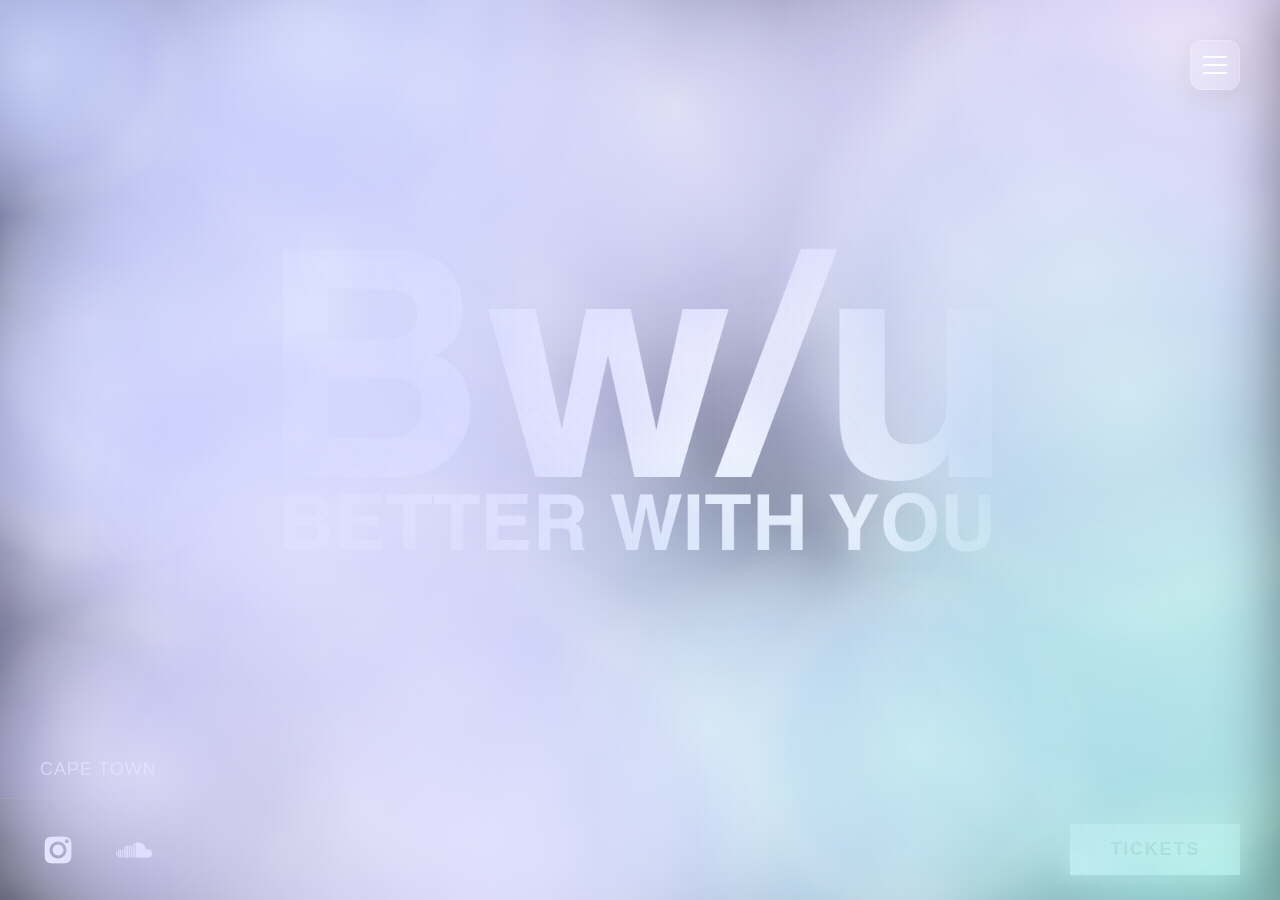
<file: index.html>
<!DOCTYPE html>
<html lang="en">
<head>
    <meta charset="UTF-8">
    <meta name="viewport" content="width=device-width, initial-scale=1.0">
    <title>Better With You - Cape Town Events</title>
    <link rel="stylesheet" href="css/base.css">
    <link rel="stylesheet" href="css/effects.css">
    <link rel="stylesheet" href="css/navigation.css">
    <link rel="stylesheet" href="css/layout.css">
</head>
<body>
    <div class="animated-background"></div>

    <div class="grain-overlay"></div>

    <!-- Nightclub corner lights -->
    <div class="corner-light corner-light-tl"></div>
    <div class="corner-light corner-light-tr"></div>
    <div class="corner-light corner-light-bl"></div>
    <div class="corner-light corner-light-br"></div>

    <!-- Hamburger Menu Icon -->
    <div class="hamburger-menu" id="hamburgerMenu">
        <span class="hamburger-line"></span>
        <span class="hamburger-line"></span>
        <span class="hamburger-line"></span>
    </div>

    <!-- Menu Overlay -->
    <div class="menu-overlay" id="menuOverlay"></div>

    <!-- Navigation Menu -->
    <nav class="nav-menu" id="navMenu">
        <div class="nav-menu-items">
            <!-- Navigation items will be generated dynamically from config.js -->
        </div>
    </nav>

    <div class="website-wrapper">
        <div class="top-section">
            <img src="Logo.png" alt="Better With You" class="logo-text logo-image">
        </div>

        <div class="location-label">CAPE TOWN</div>

        <div class="bottom-section">
            <div class="links-row">
                <div class="social-links">
                    <a href="https://www.instagram.com/betterwithyou_ct" target="_blank" class="link social-logo-link">
                        <img src="instagram_logo.png" alt="Instagram" class="social-logo">
                    </a>
                    <a href="https://on.soundcloud.com/Uy7FVXLhojwaH1m7o8" target="_blank" class="link social-logo-link">
                        <img src="soundcloud_logo.png" alt="SoundCloud" class="social-logo">
                    </a>
                </div>
                <a href="https://www.quicket.co.za/events/326910-better-with-you-2-august" target="_blank" class="tickets-button">Tickets</a>
            </div>
        </div>
    </div>

    <!-- Fog overlay on top of everything -->
    <div class="fog-container">
        <canvas id="fogCanvas"></canvas>
    </div>

    <script src="js/config.js"></script>
    <script src="js/navigation.js"></script>
    <script src="js/effects.js"></script>
</body>
</html>
</file>
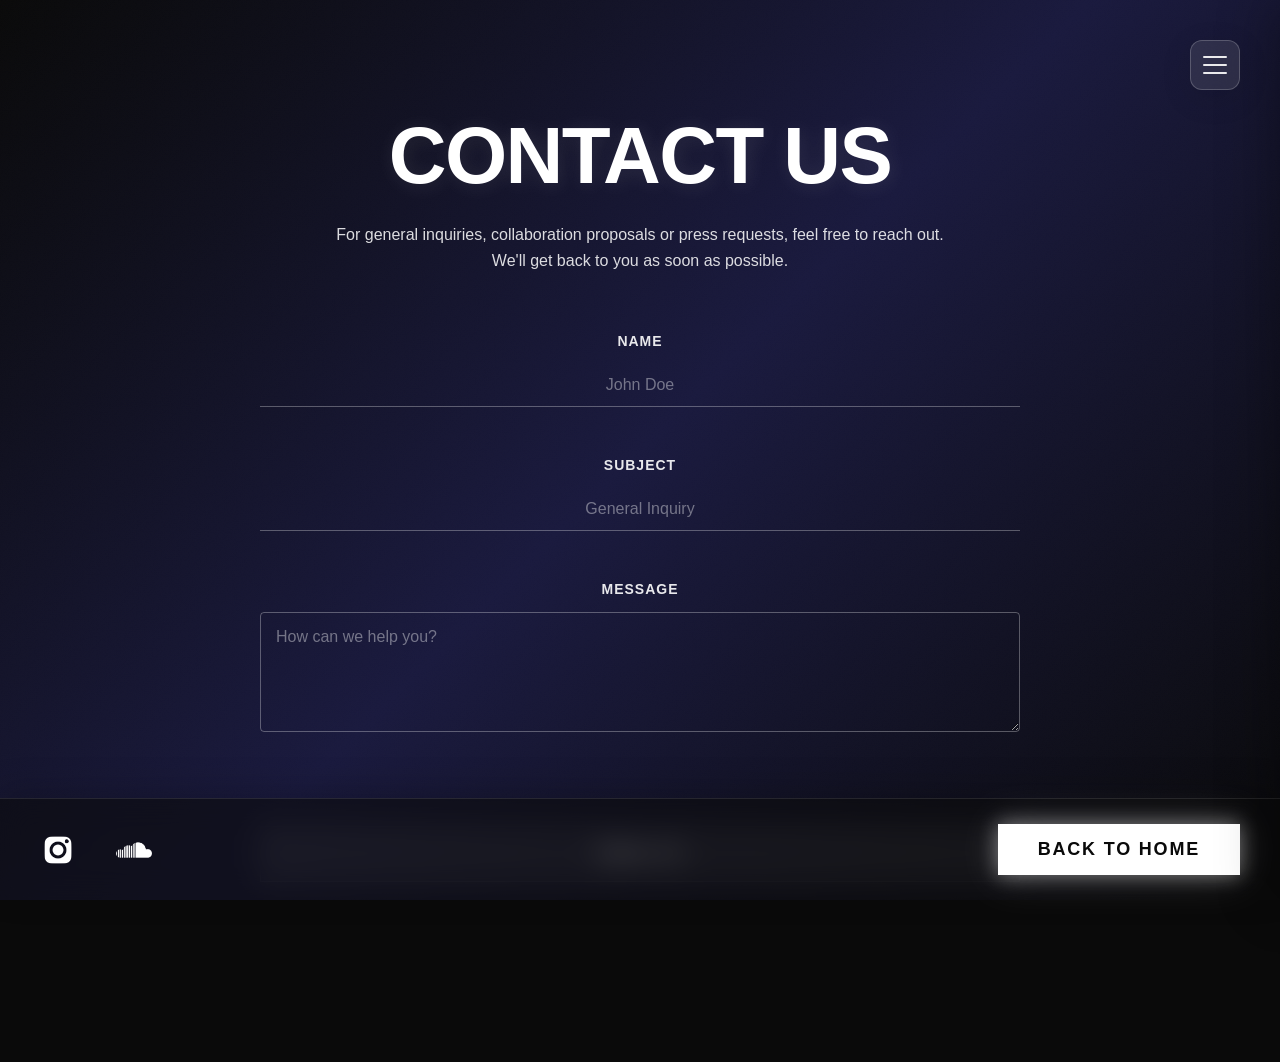
<file: contact.html>
<!DOCTYPE html>
<html lang="en">
<head>
    <meta charset="UTF-8">
    <meta name="viewport" content="width=device-width, initial-scale=1.0">
    <title>Contact - Better With You</title>
    <link rel="stylesheet" href="../css/base.css">
    <link rel="stylesheet" href="../css/effects.css">
    <link rel="stylesheet" href="../css/navigation.css">
    <link rel="stylesheet" href="../css/layout.css">
    <style>
        .top-section {
            flex: none;
            padding-top: 80px;
            padding-bottom: 40px;
        }

        .contact-form-container {
            max-width: 800px;
            width: 100%;
            padding: 0 20px;
        }

        .contact-form-subtitle {
            text-align: center;
            font-size: 16px;
            line-height: 1.6;
            opacity: 0.85;
            margin-bottom: 60px;
            max-width: 700px;
            margin-left: auto;
            margin-right: auto;
        }

        .form-group {
            margin-bottom: 50px;
        }

        .form-label {
            display: block;
            text-align: center;
            font-size: 14px;
            font-weight: 600;
            letter-spacing: 1px;
            margin-bottom: 15px;
            opacity: 0.9;
        }

        .form-input,
        .form-textarea {
            width: 100%;
            background: transparent;
            border: none;
            border-bottom: 1px solid rgba(255, 255, 255, 0.3);
            color: #ffffff;
            font-size: 16px;
            padding: 12px 0;
            font-family: 'Montserrat', sans-serif;
            transition: border-color 0.3s ease;
            text-align: center;
            box-sizing: border-box;
        }

        .form-input::placeholder,
        .form-textarea::placeholder {
            color: rgba(255, 255, 255, 0.4);
        }

        .form-input:focus,
        .form-textarea:focus {
            outline: none;
            border-bottom-color: rgba(255, 255, 255, 0.7);
        }

        .form-textarea {
            resize: vertical;
            min-height: 120px;
            text-align: left;
            padding: 15px;
            border: 1px solid rgba(255, 255, 255, 0.3);
            border-radius: 4px;
        }

        .form-textarea:focus {
            border-color: rgba(255, 255, 255, 0.7);
        }

        .form-submit {
            width: 100%;
            background: rgba(255, 255, 255, 0.1);
            border: 1px solid rgba(255, 255, 255, 0.3);
            color: #ffffff;
            font-size: 16px;
            font-weight: 600;
            letter-spacing: 1px;
            padding: 18px 40px;
            cursor: pointer;
            transition: all 0.3s ease;
            font-family: 'Montserrat', sans-serif;
            margin-top: 40px;
        }

        .form-submit:hover {
            background: rgba(255, 255, 255, 0.2);
            border-color: rgba(255, 255, 255, 0.5);
            transform: translateY(-2px);
        }

        .form-submit:active {
            transform: translateY(0);
        }
    </style>
</head>
<body>
    <div class="animated-background"></div>

    <div class="grain-overlay"></div>

    <!-- Nightclub corner lights -->
    <div class="corner-light corner-light-tl"></div>
    <div class="corner-light corner-light-tr"></div>
    <div class="corner-light corner-light-bl"></div>
    <div class="corner-light corner-light-br"></div>

    <!-- Hamburger Menu Icon -->
    <div class="hamburger-menu" id="hamburgerMenu">
        <span class="hamburger-line"></span>
        <span class="hamburger-line"></span>
        <span class="hamburger-line"></span>
    </div>

    <!-- Menu Overlay -->
    <div class="menu-overlay" id="menuOverlay"></div>

    <!-- Navigation Menu -->
    <nav class="nav-menu" id="navMenu">
        <div class="nav-menu-items">
            <!-- Navigation items will be generated dynamically from config.js -->
        </div>
    </nav>

    <div class="website-wrapper">
        <div class="top-section">
            <div class="contact-form-container">
                <h1 class="logo-text" style="font-size: clamp(40px, 10vw, 80px); margin-bottom: 30px; text-align: center;">CONTACT US</h1>
                
                <p class="contact-form-subtitle">
                    For general inquiries, collaboration proposals or press requests, feel free to reach out.<br>
                    We'll get back to you as soon as possible.
                </p>

                <form id="contactForm">
                    <div class="form-group">
                        <label class="form-label" for="name">NAME</label>
                        <input 
                            type="text" 
                            id="name" 
                            name="name" 
                            class="form-input" 
                            placeholder="John Doe"
                            required
                        >
                    </div>

                    <div class="form-group">
                        <label class="form-label" for="subject">SUBJECT</label>
                        <input 
                            type="text" 
                            id="subject" 
                            name="subject" 
                            class="form-input" 
                            placeholder="General Inquiry"
                            required
                        >
                    </div>

                    <div class="form-group">
                        <label class="form-label" for="message">MESSAGE</label>
                        <textarea 
                            id="message" 
                            name="message" 
                            class="form-textarea" 
                            placeholder="How can we help you?"
                            required
                        ></textarea>
                    </div>

                    <button type="submit" class="form-submit">EMAIL US</button>
                </form>
            </div>
        </div>

        <div class="bottom-section">
            <div class="links-row">
                <div class="social-links">
                    <a href="https://www.instagram.com/betterwithyou_ct" target="_blank" class="link social-logo-link">
                        <img src="../instagram_logo.png" alt="Instagram" class="social-logo">
                    </a>
                    <a href="https://on.soundcloud.com/Uy7FVXLhojwaH1m7o8" target="_blank" class="link social-logo-link">
                        <img src="../soundcloud_logo.png" alt="SoundCloud" class="social-logo">
                    </a>
                </div>
                <a href="../index.html" class="tickets-button">Back to Home</a>
            </div>
        </div>
    </div>

    <script src="../js/config.js"></script>
    <script src="../js/navigation.js"></script>
    <script src="../js/effects.js"></script>
    
    <script>
        // Handle form submission
        document.getElementById('contactForm').addEventListener('submit', function(e) {
            e.preventDefault();
            
            const name = document.getElementById('name').value;
            const subject = document.getElementById('subject').value;
            const message = document.getElementById('message').value;
            
            // Construct email subject with name appended
            const emailSubject = `CONTACT%20BETTER%20WITH%20YOU%3A%20${encodeURIComponent(name)}`;
            
            // Construct email body with subject and message
            const emailBody = `Subject: ${subject}%0D%0A%0D%0A${encodeURIComponent(message)}`;
            
            // Create mailto link
            const mailtoLink = `mailto:tom@betterwithyou.co.za?subject=${emailSubject}&body=${emailBody}`;
            
            // Open email client
            window.location.href = mailtoLink;
        });
    </script>
</body>
</html>
</file>
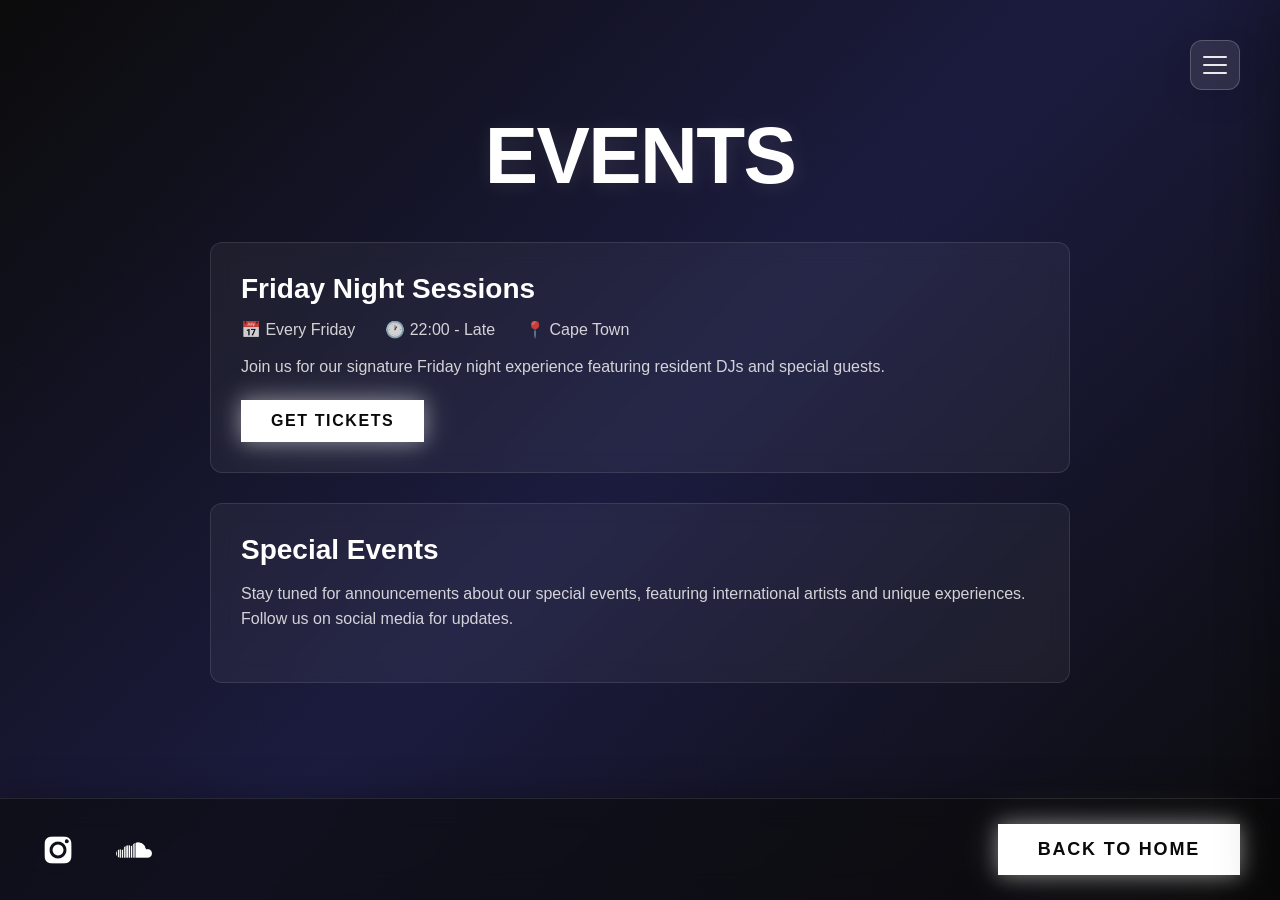
<file: events.html>
<!DOCTYPE html>
<html lang="en">
<head>
    <meta charset="UTF-8">
    <meta name="viewport" content="width=device-width, initial-scale=1.0">
    <title>Events - Better With You</title>
    <link rel="stylesheet" href="../css/base.css">
    <link rel="stylesheet" href="../css/effects.css">
    <link rel="stylesheet" href="../css/navigation.css">
    <link rel="stylesheet" href="../css/layout.css">
    <style>
        .top-section {
            flex: none;
            padding-top: 80px;
            padding-bottom: 40px;
        }

        .events-container {
            max-width: 900px;
            width: 100%;
            padding: 0 20px;
        }

        .event-card {
            background: rgba(255, 255, 255, 0.05);
            backdrop-filter: blur(10px);
            border: 1px solid rgba(255, 255, 255, 0.1);
            border-radius: 12px;
            padding: 30px;
            margin-bottom: 30px;
        }

        .event-card h2 {
            font-size: 28px;
            font-weight: 600;
            margin-bottom: 15px;
        }

        .event-meta {
            display: flex;
            gap: 30px;
            flex-wrap: wrap;
            margin-bottom: 15px;
            opacity: 0.8;
        }

        .event-meta span {
            font-size: 16px;
        }

        .event-card p {
            font-size: 16px;
            line-height: 1.6;
            opacity: 0.8;
            margin-bottom: 20px;
        }

        .event-card .tickets-button {
            font-size: 16px;
            padding: 12px 30px;
        }
    </style>
</head>
<body>
    <div class="animated-background"></div>

    <div class="grain-overlay"></div>

    <!-- Nightclub corner lights -->
    <div class="corner-light corner-light-tl"></div>
    <div class="corner-light corner-light-tr"></div>
    <div class="corner-light corner-light-bl"></div>
    <div class="corner-light corner-light-br"></div>

    <!-- Hamburger Menu Icon -->
    <div class="hamburger-menu" id="hamburgerMenu">
        <span class="hamburger-line"></span>
        <span class="hamburger-line"></span>
        <span class="hamburger-line"></span>
    </div>

    <!-- Menu Overlay -->
    <div class="menu-overlay" id="menuOverlay"></div>

    <!-- Navigation Menu -->
    <nav class="nav-menu" id="navMenu">
        <div class="nav-menu-items">
            <!-- Navigation items will be generated dynamically from config.js -->
        </div>
    </nav>

    <div class="website-wrapper">
        <div class="top-section">
            <div class="events-container">
                <h1 class="logo-text" style="font-size: clamp(40px, 10vw, 80px); margin-bottom: 50px; text-align: center;">EVENTS</h1>
                
                <!-- Event Card 1 -->
                <div class="event-card">
                    <h2>Friday Night Sessions</h2>
                    <div class="event-meta">
                        <span>📅 Every Friday</span>
                        <span>🕐 22:00 - Late</span>
                        <span>📍 Cape Town</span>
                    </div>
                    <p>Join us for our signature Friday night experience featuring resident DJs and special guests.</p>
                    <a href="https://www.quicket.co.za/events/326910-better-with-you-2-august" target="_blank" class="tickets-button">Get Tickets</a>
                </div>

                <!-- Event Card 2 -->
                <div class="event-card">
                    <h2>Special Events</h2>
                    <p>Stay tuned for announcements about our special events, featuring international artists and unique experiences. Follow us on social media for updates.</p>
                </div>
            </div>
        </div>

        <div class="bottom-section">
            <div class="links-row">
                <div class="social-links">
                    <a href="https://www.instagram.com/betterwithyou_ct" target="_blank" class="link social-logo-link">
                        <img src="../instagram_logo.png" alt="Instagram" class="social-logo">
                    </a>
                    <a href="https://on.soundcloud.com/Uy7FVXLhojwaH1m7o8" target="_blank" class="link social-logo-link">
                        <img src="../soundcloud_logo.png" alt="SoundCloud" class="social-logo">
                    </a>
                </div>
                <a href="../index.html" class="tickets-button">Back to Home</a>
            </div>
        </div>
    </div>

    <script src="../js/config.js"></script>
    <script src="../js/navigation.js"></script>
    <script src="../js/effects.js"></script>
</body>
</html>
</file>
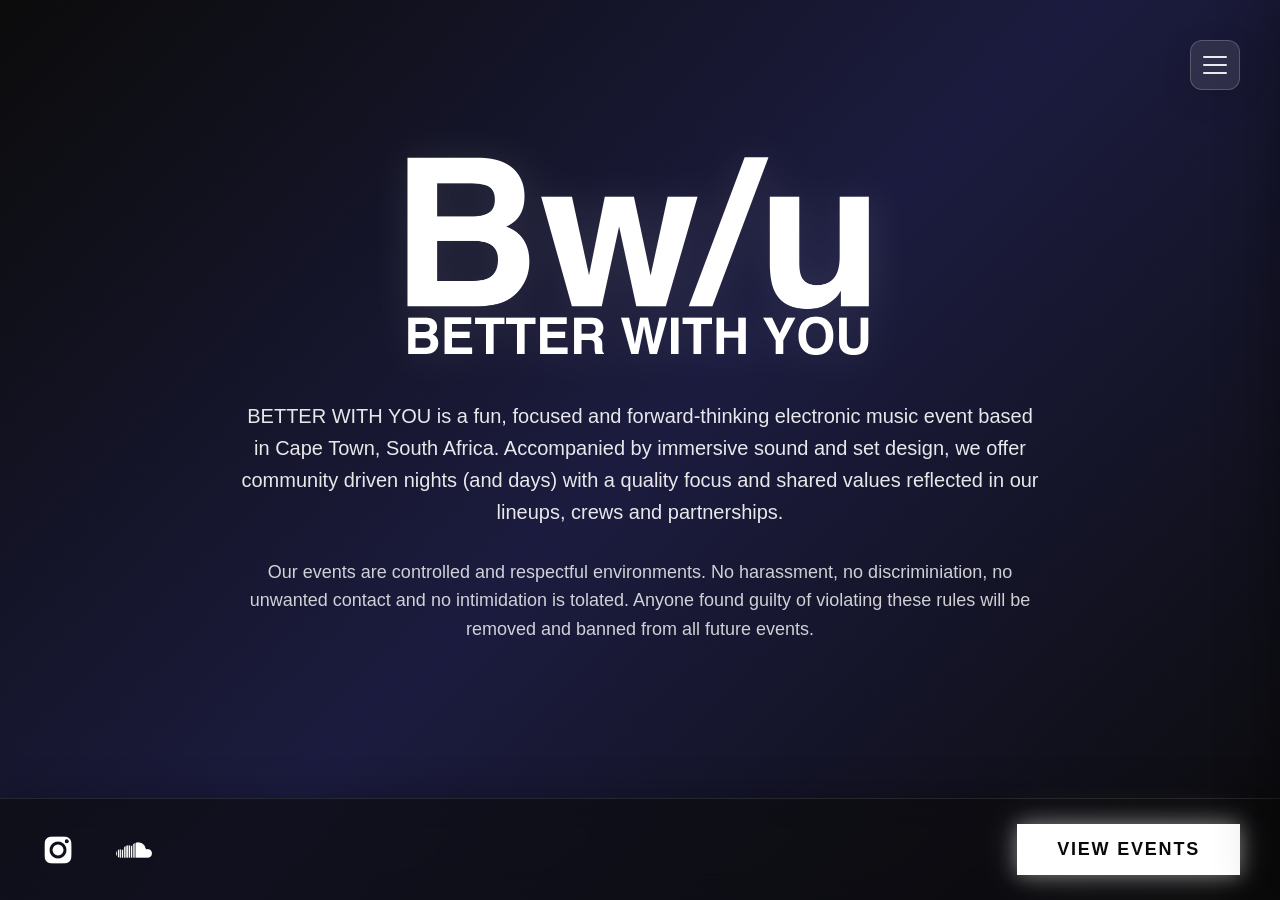
<file: pages/about.html>
<!DOCTYPE html>
<html lang="en">
  <head>
    <meta charset="UTF-8" />
    <meta name="viewport" content="width=device-width, initial-scale=1.0" />
    <title>About - Better With You</title>
    <link rel="stylesheet" href="../css/base.css" />
    <link rel="stylesheet" href="../css/effects.css" />
    <link rel="stylesheet" href="../css/navigation.css" />
    <link rel="stylesheet" href="../css/layout.css" />
  </head>
  <body>
    <div class="animated-background"></div>

    <div class="grain-overlay"></div>

    <!-- Nightclub corner lights -->
    <div class="corner-light corner-light-tl"></div>
    <div class="corner-light corner-light-tr"></div>
    <div class="corner-light corner-light-bl"></div>
    <div class="corner-light corner-light-br"></div>

    <!-- Hamburger Menu Icon -->
    <div class="hamburger-menu" id="hamburgerMenu">
      <span class="hamburger-line"></span>
      <span class="hamburger-line"></span>
      <span class="hamburger-line"></span>
    </div>

    <!-- Menu Overlay -->
    <div class="menu-overlay" id="menuOverlay"></div>

    <!-- Navigation Menu -->
    <nav class="nav-menu" id="navMenu">
      <div class="nav-menu-items">
        <!-- Navigation items will be generated dynamically from config.js -->
      </div>
    </nav>

    <div class="website-wrapper">
      <div class="top-section">
        <div style="max-width: 800px; text-align: center">
          <img
            src="../Logo.png"
            alt="Better With You"
            class="logo-text logo-image"
            style="margin-bottom: 40px; max-width: clamp(200px, 50vw, 500px)"
          />
          <p
            style="
              font-size: 20px;
              line-height: 1.6;
              font-weight: 300;
              opacity: 0.9;
              margin-bottom: 30px;
            "
          >
            BETTER WITH YOU is a fun, focused and forward-thinking electronic music event based in Cape Town, South Africa. 
            Accompanied by immersive sound and set design, we offer community driven nights (and days) with a quality focus and shared values reflected in our lineups, crews and partnerships.
          </p>
          <p
            style="
              font-size: 18px;
              line-height: 1.6;
              font-weight: 300;
              opacity: 0.8;
            "
          >
            Our events are controlled and respectful environments. No harassment, no discriminiation, no unwanted contact and no intimidation is tolated. 
            Anyone found guilty of violating these rules will be removed and banned from all future events.
          </p>
        </div>
      </div>

      <div class="bottom-section">
        <div class="links-row">
          <div class="social-links">
            <a
              href="https://www.instagram.com/betterwithyou_ct"
              target="_blank"
              class="link social-logo-link"
            >
              <img
                src="../instagram_logo.png"
                alt="Instagram"
                class="social-logo"
              />
            </a>
            <a
              href="https://on.soundcloud.com/Uy7FVXLhojwaH1m7o8"
              target="_blank"
              class="link social-logo-link"
            >
              <img
                src="../soundcloud_logo.png"
                alt="SoundCloud"
                class="social-logo"
              />
            </a>
          </div>
          <a href="events.html" class="tickets-button">View Events</a>
        </div>
      </div>
    </div>

    <script src="../js/config.js"></script>
    <script src="../js/navigation.js"></script>
    <script src="../js/effects.js"></script>
  </body>
</html>
</file>
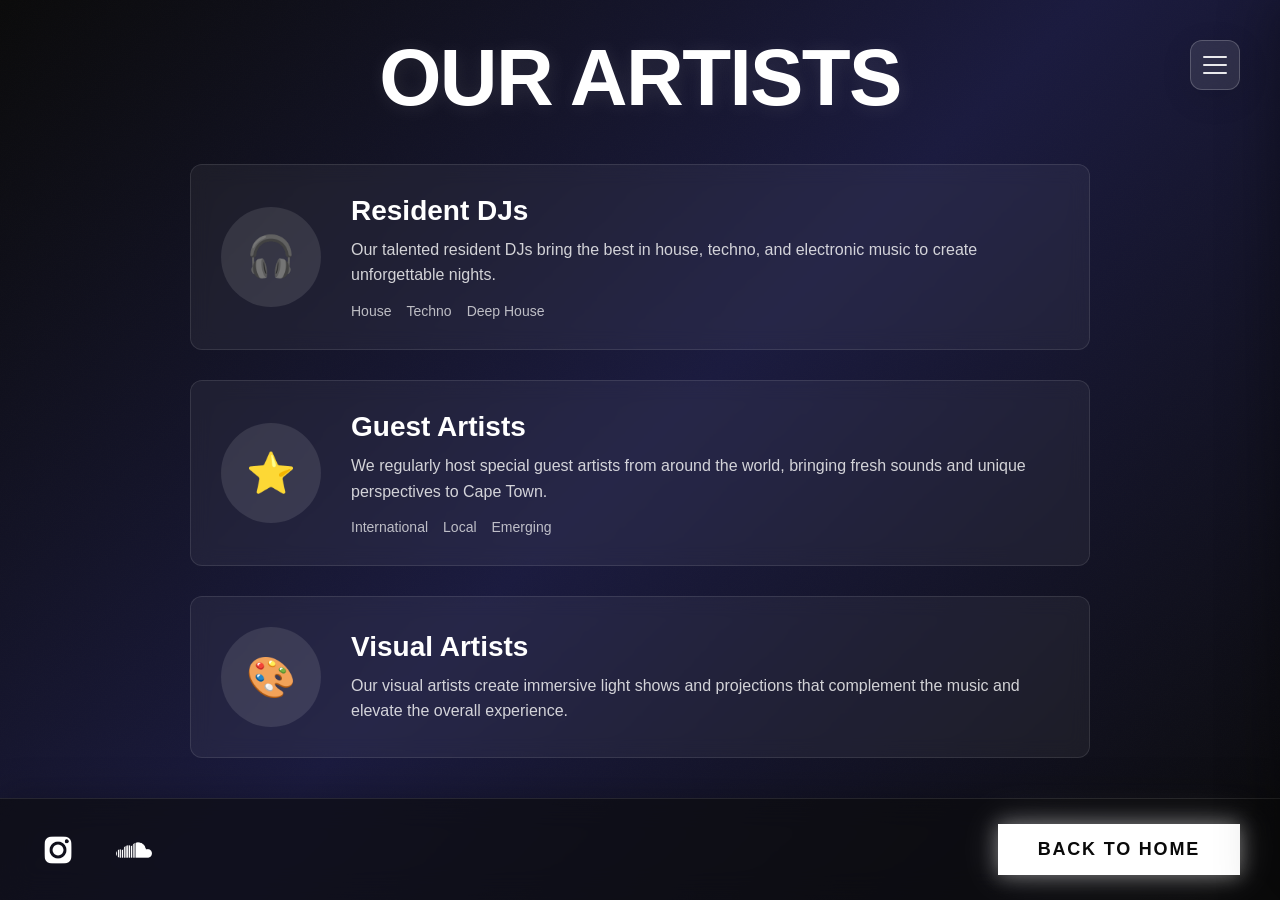
<file: pages/artists.html>
<!DOCTYPE html>
<html lang="en">
<head>
    <meta charset="UTF-8">
    <meta name="viewport" content="width=device-width, initial-scale=1.0">
    <title>Artists - Better With You</title>
    <link rel="stylesheet" href="../css/base.css">
    <link rel="stylesheet" href="../css/effects.css">
    <link rel="stylesheet" href="../css/navigation.css">
    <link rel="stylesheet" href="../css/layout.css">
</head>
<body>
    <div class="animated-background"></div>

    <div class="grain-overlay"></div>

    <!-- Nightclub corner lights -->
    <div class="corner-light corner-light-tl"></div>
    <div class="corner-light corner-light-tr"></div>
    <div class="corner-light corner-light-bl"></div>
    <div class="corner-light corner-light-br"></div>

    <!-- Hamburger Menu Icon -->
    <div class="hamburger-menu" id="hamburgerMenu">
        <span class="hamburger-line"></span>
        <span class="hamburger-line"></span>
        <span class="hamburger-line"></span>
    </div>

    <!-- Menu Overlay -->
    <div class="menu-overlay" id="menuOverlay"></div>

    <!-- Navigation Menu -->
    <nav class="nav-menu" id="navMenu">
        <div class="nav-menu-items">
            <!-- Navigation items will be generated dynamically from config.js -->
        </div>
    </nav>

    <div class="website-wrapper">
        <div class="top-section">
            <div style="max-width: 900px; width: 100%;">
                <h1 class="logo-text" style="font-size: clamp(40px, 10vw, 80px); margin-bottom: 50px; text-align: center;">Our Artists</h1>
                
                <!-- Artist Profile 1 -->
                <div style="background: rgba(255, 255, 255, 0.05); backdrop-filter: blur(10px); border: 1px solid rgba(255, 255, 255, 0.1); border-radius: 12px; padding: 30px; margin-bottom: 30px;">
                    <div style="display: flex; align-items: center; gap: 30px; flex-wrap: wrap;">
                        <div style="width: 100px; height: 100px; background: rgba(255, 255, 255, 0.1); border-radius: 50%; display: flex; align-items: center; justify-content: center; font-size: 40px; flex-shrink: 0;">
                            🎧
                        </div>
                        <div style="flex: 1; min-width: 250px;">
                            <h2 style="font-size: 28px; font-weight: 600; margin-bottom: 10px;">Resident DJs</h2>
                            <p style="font-size: 16px; line-height: 1.6; opacity: 0.8; margin-bottom: 15px;">
                                Our talented resident DJs bring the best in house, techno, and electronic music to create unforgettable nights.
                            </p>
                            <div style="display: flex; gap: 15px; flex-wrap: wrap;">
                                <span style="font-size: 14px; opacity: 0.7;">House</span>
                                <span style="font-size: 14px; opacity: 0.7;">Techno</span>
                                <span style="font-size: 14px; opacity: 0.7;">Deep House</span>
                            </div>
                        </div>
                    </div>
                </div>

                <!-- Artist Profile 2 -->
                <div style="background: rgba(255, 255, 255, 0.05); backdrop-filter: blur(10px); border: 1px solid rgba(255, 255, 255, 0.1); border-radius: 12px; padding: 30px; margin-bottom: 30px;">
                    <div style="display: flex; align-items: center; gap: 30px; flex-wrap: wrap;">
                        <div style="width: 100px; height: 100px; background: rgba(255, 255, 255, 0.1); border-radius: 50%; display: flex; align-items: center; justify-content: center; font-size: 40px; flex-shrink: 0;">
                            ⭐
                        </div>
                        <div style="flex: 1; min-width: 250px;">
                            <h2 style="font-size: 28px; font-weight: 600; margin-bottom: 10px;">Guest Artists</h2>
                            <p style="font-size: 16px; line-height: 1.6; opacity: 0.8; margin-bottom: 15px;">
                                We regularly host special guest artists from around the world, bringing fresh sounds and unique perspectives to Cape Town.
                            </p>
                            <div style="display: flex; gap: 15px; flex-wrap: wrap;">
                                <span style="font-size: 14px; opacity: 0.7;">International</span>
                                <span style="font-size: 14px; opacity: 0.7;">Local</span>
                                <span style="font-size: 14px; opacity: 0.7;">Emerging</span>
                            </div>
                        </div>
                    </div>
                </div>

                <!-- Artist Profile 3 -->
                <div style="background: rgba(255, 255, 255, 0.05); backdrop-filter: blur(10px); border: 1px solid rgba(255, 255, 255, 0.1); border-radius: 12px; padding: 30px;">
                    <div style="display: flex; align-items: center; gap: 30px; flex-wrap: wrap;">
                        <div style="width: 100px; height: 100px; background: rgba(255, 255, 255, 0.1); border-radius: 50%; display: flex; align-items: center; justify-content: center; font-size: 40px; flex-shrink: 0;">
                            🎨
                        </div>
                        <div style="flex: 1; min-width: 250px;">
                            <h2 style="font-size: 28px; font-weight: 600; margin-bottom: 10px;">Visual Artists</h2>
                            <p style="font-size: 16px; line-height: 1.6; opacity: 0.8;">
                                Our visual artists create immersive light shows and projections that complement the music and elevate the overall experience.
                            </p>
                        </div>
                    </div>
                </div>
            </div>
        </div>

        <div class="bottom-section">
            <div class="links-row">
                <div class="social-links">
                    <a href="https://www.instagram.com/betterwithyou_ct" target="_blank" class="link social-logo-link">
                        <img src="../instagram_logo.png" alt="Instagram" class="social-logo">
                    </a>
                    <a href="https://on.soundcloud.com/Uy7FVXLhojwaH1m7o8" target="_blank" class="link social-logo-link">
                        <img src="../soundcloud_logo.png" alt="SoundCloud" class="social-logo">
                    </a>
                </div>
                <a href="../index.html" class="tickets-button">Back to Home</a>
            </div>
        </div>
    </div>

    <script src="../js/config.js"></script>
    <script src="../js/navigation.js"></script>
    <script src="../js/effects.js"></script>
</body>
</html>
</file>
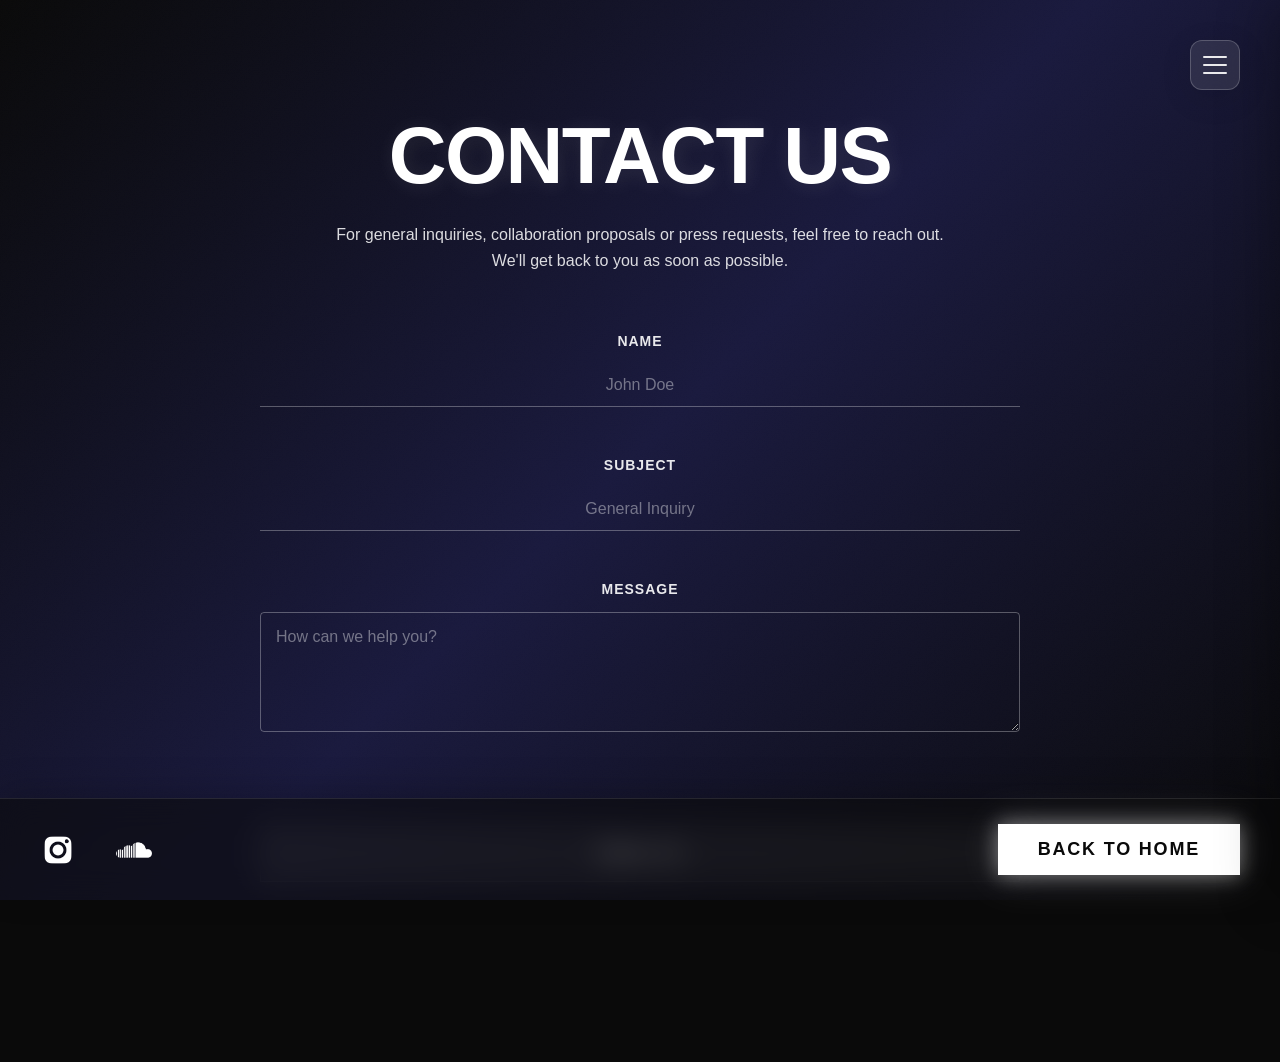
<file: pages/contact.html>
<!DOCTYPE html>
<html lang="en">
<head>
    <meta charset="UTF-8">
    <meta name="viewport" content="width=device-width, initial-scale=1.0">
    <title>Contact - Better With You</title>
    <link rel="stylesheet" href="../css/base.css">
    <link rel="stylesheet" href="../css/effects.css">
    <link rel="stylesheet" href="../css/navigation.css">
    <link rel="stylesheet" href="../css/layout.css">
    <style>
        .top-section {
            flex: none;
            padding-top: 80px;
            padding-bottom: 40px;
        }

        .contact-form-container {
            max-width: 800px;
            width: 100%;
            padding: 0 20px;
        }

        .contact-form-subtitle {
            text-align: center;
            font-size: 16px;
            line-height: 1.6;
            opacity: 0.85;
            margin-bottom: 60px;
            max-width: 700px;
            margin-left: auto;
            margin-right: auto;
        }

        .form-group {
            margin-bottom: 50px;
        }

        .form-label {
            display: block;
            text-align: center;
            font-size: 14px;
            font-weight: 600;
            letter-spacing: 1px;
            margin-bottom: 15px;
            opacity: 0.9;
        }

        .form-input,
        .form-textarea {
            width: 100%;
            background: transparent;
            border: none;
            border-bottom: 1px solid rgba(255, 255, 255, 0.3);
            color: #ffffff;
            font-size: 16px;
            padding: 12px 0;
            font-family: 'Montserrat', sans-serif;
            transition: border-color 0.3s ease;
            text-align: center;
            box-sizing: border-box;
        }

        .form-input::placeholder,
        .form-textarea::placeholder {
            color: rgba(255, 255, 255, 0.4);
        }

        .form-input:focus,
        .form-textarea:focus {
            outline: none;
            border-bottom-color: rgba(255, 255, 255, 0.7);
        }

        .form-textarea {
            resize: vertical;
            min-height: 120px;
            text-align: left;
            padding: 15px;
            border: 1px solid rgba(255, 255, 255, 0.3);
            border-radius: 4px;
        }

        .form-textarea:focus {
            border-color: rgba(255, 255, 255, 0.7);
        }

        .form-submit {
            width: 100%;
            background: rgba(255, 255, 255, 0.1);
            border: 1px solid rgba(255, 255, 255, 0.3);
            color: #ffffff;
            font-size: 16px;
            font-weight: 600;
            letter-spacing: 1px;
            padding: 18px 40px;
            cursor: pointer;
            transition: all 0.3s ease;
            font-family: 'Montserrat', sans-serif;
            margin-top: 40px;
        }

        .form-submit:hover {
            background: rgba(255, 255, 255, 0.2);
            border-color: rgba(255, 255, 255, 0.5);
            transform: translateY(-2px);
        }

        .form-submit:active {
            transform: translateY(0);
        }
    </style>
</head>
<body>
    <div class="animated-background"></div>

    <div class="grain-overlay"></div>

    <!-- Nightclub corner lights -->
    <div class="corner-light corner-light-tl"></div>
    <div class="corner-light corner-light-tr"></div>
    <div class="corner-light corner-light-bl"></div>
    <div class="corner-light corner-light-br"></div>

    <!-- Hamburger Menu Icon -->
    <div class="hamburger-menu" id="hamburgerMenu">
        <span class="hamburger-line"></span>
        <span class="hamburger-line"></span>
        <span class="hamburger-line"></span>
    </div>

    <!-- Menu Overlay -->
    <div class="menu-overlay" id="menuOverlay"></div>

    <!-- Navigation Menu -->
    <nav class="nav-menu" id="navMenu">
        <div class="nav-menu-items">
            <!-- Navigation items will be generated dynamically from config.js -->
        </div>
    </nav>

    <div class="website-wrapper">
        <div class="top-section">
            <div class="contact-form-container">
                <h1 class="logo-text" style="font-size: clamp(40px, 10vw, 80px); margin-bottom: 30px; text-align: center;">CONTACT US</h1>
                
                <p class="contact-form-subtitle">
                    For general inquiries, collaboration proposals or press requests, feel free to reach out.<br>
                    We'll get back to you as soon as possible.
                </p>

                <form id="contactForm">
                    <div class="form-group">
                        <label class="form-label" for="name">NAME</label>
                        <input 
                            type="text" 
                            id="name" 
                            name="name" 
                            class="form-input" 
                            placeholder="John Doe"
                            required
                        >
                    </div>

                    <div class="form-group">
                        <label class="form-label" for="subject">SUBJECT</label>
                        <input 
                            type="text" 
                            id="subject" 
                            name="subject" 
                            class="form-input" 
                            placeholder="General Inquiry"
                            required
                        >
                    </div>

                    <div class="form-group">
                        <label class="form-label" for="message">MESSAGE</label>
                        <textarea 
                            id="message" 
                            name="message" 
                            class="form-textarea" 
                            placeholder="How can we help you?"
                            required
                        ></textarea>
                    </div>

                    <button type="submit" class="form-submit">EMAIL US</button>
                </form>
            </div>
        </div>

        <div class="bottom-section">
            <div class="links-row">
                <div class="social-links">
                    <a href="https://www.instagram.com/betterwithyou_ct" target="_blank" class="link social-logo-link">
                        <img src="../instagram_logo.png" alt="Instagram" class="social-logo">
                    </a>
                    <a href="https://on.soundcloud.com/Uy7FVXLhojwaH1m7o8" target="_blank" class="link social-logo-link">
                        <img src="../soundcloud_logo.png" alt="SoundCloud" class="social-logo">
                    </a>
                </div>
                <a href="../index.html" class="tickets-button">Back to Home</a>
            </div>
        </div>
    </div>

    <script src="../js/config.js"></script>
    <script src="../js/navigation.js"></script>
    <script src="../js/effects.js"></script>
    
    <script>
        // Handle form submission
        document.getElementById('contactForm').addEventListener('submit', function(e) {
            e.preventDefault();
            
            const name = document.getElementById('name').value;
            const subject = document.getElementById('subject').value;
            const message = document.getElementById('message').value;
            
            // Construct email subject with name appended
            const emailSubject = `CONTACT%20BETTER%20WITH%20YOU%3A%20${encodeURIComponent(name)}`;
            
            // Construct email body with subject and message
            const emailBody = `Subject: ${subject}%0D%0A%0D%0A${encodeURIComponent(message)}`;
            
            // Create mailto link
            const mailtoLink = `mailto:tom@betterwithyou.co.za?subject=${emailSubject}&body=${emailBody}`;
            
            // Open email client
            window.location.href = mailtoLink;
        });
    </script>
</body>
</html>
</file>
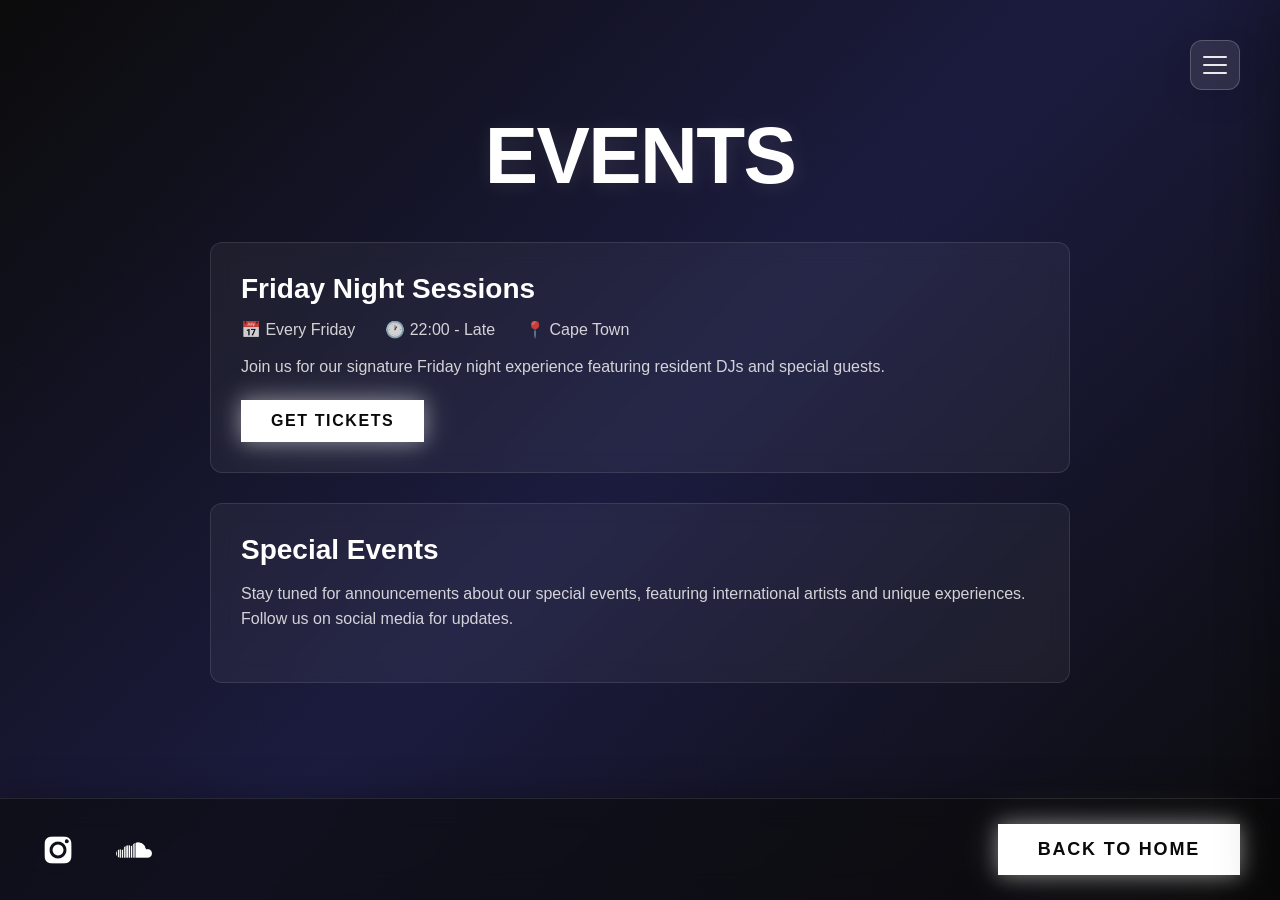
<file: pages/events.html>
<!DOCTYPE html>
<html lang="en">
<head>
    <meta charset="UTF-8">
    <meta name="viewport" content="width=device-width, initial-scale=1.0">
    <title>Events - Better With You</title>
    <link rel="stylesheet" href="../css/base.css">
    <link rel="stylesheet" href="../css/effects.css">
    <link rel="stylesheet" href="../css/navigation.css">
    <link rel="stylesheet" href="../css/layout.css">
    <style>
        .top-section {
            flex: none;
            padding-top: 80px;
            padding-bottom: 40px;
        }

        .events-container {
            max-width: 900px;
            width: 100%;
            padding: 0 20px;
        }

        .event-card {
            background: rgba(255, 255, 255, 0.05);
            backdrop-filter: blur(10px);
            border: 1px solid rgba(255, 255, 255, 0.1);
            border-radius: 12px;
            padding: 30px;
            margin-bottom: 30px;
        }

        .event-card h2 {
            font-size: 28px;
            font-weight: 600;
            margin-bottom: 15px;
        }

        .event-meta {
            display: flex;
            gap: 30px;
            flex-wrap: wrap;
            margin-bottom: 15px;
            opacity: 0.8;
        }

        .event-meta span {
            font-size: 16px;
        }

        .event-card p {
            font-size: 16px;
            line-height: 1.6;
            opacity: 0.8;
            margin-bottom: 20px;
        }

        .event-card .tickets-button {
            font-size: 16px;
            padding: 12px 30px;
        }
    </style>
</head>
<body>
    <div class="animated-background"></div>

    <div class="grain-overlay"></div>

    <!-- Nightclub corner lights -->
    <div class="corner-light corner-light-tl"></div>
    <div class="corner-light corner-light-tr"></div>
    <div class="corner-light corner-light-bl"></div>
    <div class="corner-light corner-light-br"></div>

    <!-- Hamburger Menu Icon -->
    <div class="hamburger-menu" id="hamburgerMenu">
        <span class="hamburger-line"></span>
        <span class="hamburger-line"></span>
        <span class="hamburger-line"></span>
    </div>

    <!-- Menu Overlay -->
    <div class="menu-overlay" id="menuOverlay"></div>

    <!-- Navigation Menu -->
    <nav class="nav-menu" id="navMenu">
        <div class="nav-menu-items">
            <!-- Navigation items will be generated dynamically from config.js -->
        </div>
    </nav>

    <div class="website-wrapper">
        <div class="top-section">
            <div class="events-container">
                <h1 class="logo-text" style="font-size: clamp(40px, 10vw, 80px); margin-bottom: 50px; text-align: center;">EVENTS</h1>
                
                <!-- Event Card 1 -->
                <div class="event-card">
                    <h2>Friday Night Sessions</h2>
                    <div class="event-meta">
                        <span>📅 Every Friday</span>
                        <span>🕐 22:00 - Late</span>
                        <span>📍 Cape Town</span>
                    </div>
                    <p>Join us for our signature Friday night experience featuring resident DJs and special guests.</p>
                    <a href="https://www.quicket.co.za/events/326910-better-with-you-2-august" target="_blank" class="tickets-button">Get Tickets</a>
                </div>

                <!-- Event Card 2 -->
                <div class="event-card">
                    <h2>Special Events</h2>
                    <p>Stay tuned for announcements about our special events, featuring international artists and unique experiences. Follow us on social media for updates.</p>
                </div>
            </div>
        </div>

        <div class="bottom-section">
            <div class="links-row">
                <div class="social-links">
                    <a href="https://www.instagram.com/betterwithyou_ct" target="_blank" class="link social-logo-link">
                        <img src="../instagram_logo.png" alt="Instagram" class="social-logo">
                    </a>
                    <a href="https://on.soundcloud.com/Uy7FVXLhojwaH1m7o8" target="_blank" class="link social-logo-link">
                        <img src="../soundcloud_logo.png" alt="SoundCloud" class="social-logo">
                    </a>
                </div>
                <a href="../index.html" class="tickets-button">Back to Home</a>
            </div>
        </div>
    </div>

    <script src="../js/config.js"></script>
    <script src="../js/navigation.js"></script>
    <script src="../js/effects.js"></script>
</body>
</html>
</file>
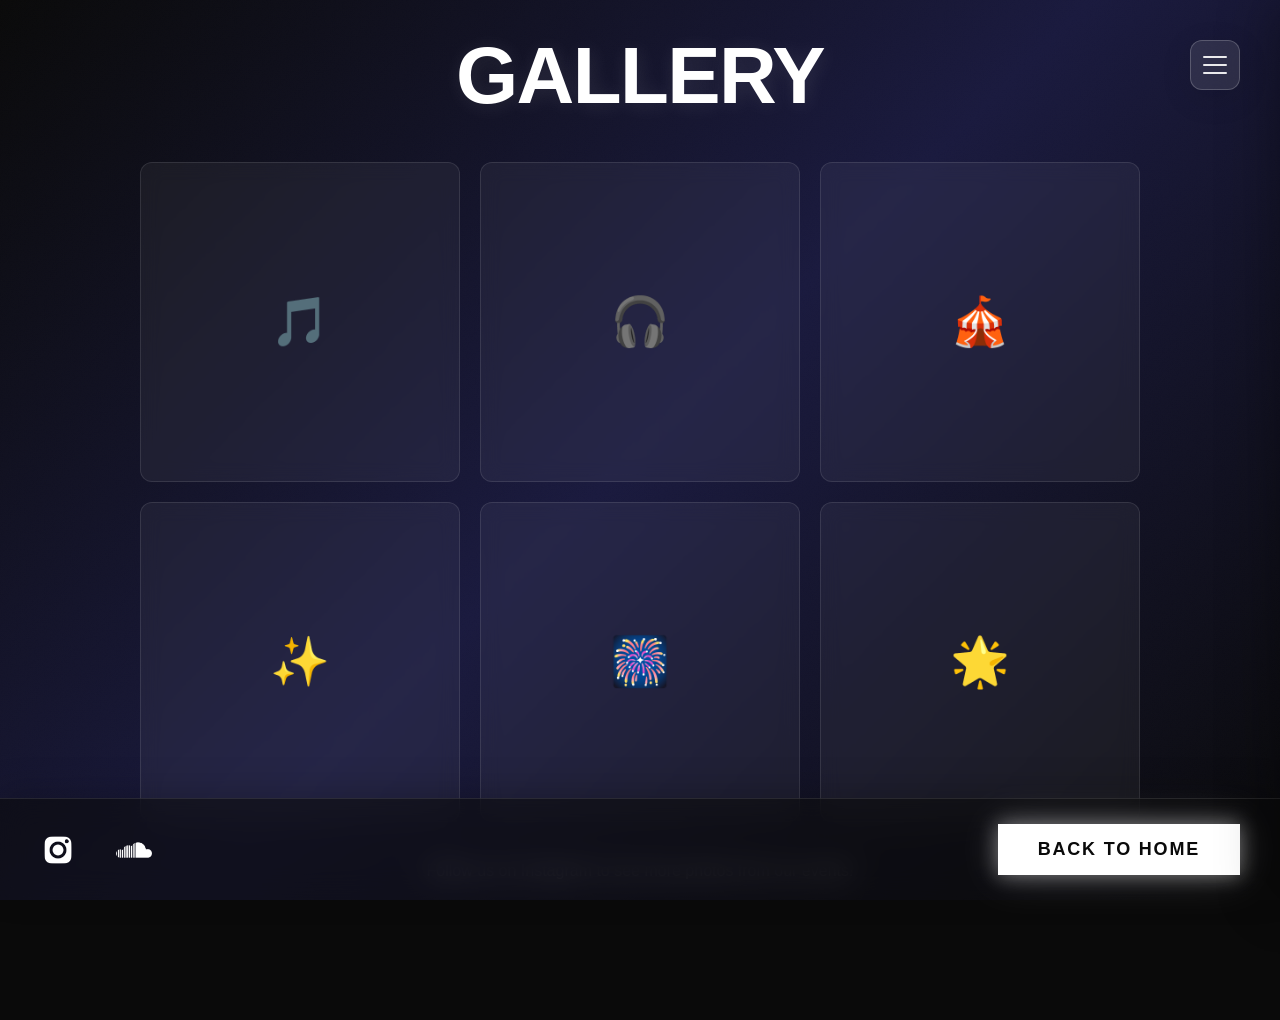
<file: pages/gallery.html>
<!DOCTYPE html>
<html lang="en">
<head>
    <meta charset="UTF-8">
    <meta name="viewport" content="width=device-width, initial-scale=1.0">
    <title>Gallery - Better With You</title>
    <link rel="stylesheet" href="../css/base.css">
    <link rel="stylesheet" href="../css/effects.css">
    <link rel="stylesheet" href="../css/navigation.css">
    <link rel="stylesheet" href="../css/layout.css">
</head>
<body>
    <div class="animated-background"></div>

    <div class="grain-overlay"></div>

    <!-- Nightclub corner lights -->
    <div class="corner-light corner-light-tl"></div>
    <div class="corner-light corner-light-tr"></div>
    <div class="corner-light corner-light-bl"></div>
    <div class="corner-light corner-light-br"></div>

    <!-- Hamburger Menu Icon -->
    <div class="hamburger-menu" id="hamburgerMenu">
        <span class="hamburger-line"></span>
        <span class="hamburger-line"></span>
        <span class="hamburger-line"></span>
    </div>

    <!-- Menu Overlay -->
    <div class="menu-overlay" id="menuOverlay"></div>

    <!-- Navigation Menu -->
    <nav class="nav-menu" id="navMenu">
        <div class="nav-menu-items">
            <!-- Navigation items will be generated dynamically from config.js -->
        </div>
    </nav>

    <div class="website-wrapper">
        <div class="top-section">
            <div style="max-width: 1000px; width: 100%;">
                <h1 class="logo-text" style="font-size: clamp(40px, 10vw, 80px); margin-bottom: 50px; text-align: center;">Gallery</h1>
                
                <!-- Gallery Grid -->
                <div style="display: grid; grid-template-columns: repeat(auto-fit, minmax(250px, 1fr)); gap: 20px;">
                    <!-- Gallery Item 1 -->
                    <div style="aspect-ratio: 1; background: rgba(255, 255, 255, 0.05); backdrop-filter: blur(10px); border: 1px solid rgba(255, 255, 255, 0.1); border-radius: 12px; display: flex; align-items: center; justify-content: center; font-size: 48px;">
                        🎵
                    </div>
                    <!-- Gallery Item 2 -->
                    <div style="aspect-ratio: 1; background: rgba(255, 255, 255, 0.05); backdrop-filter: blur(10px); border: 1px solid rgba(255, 255, 255, 0.1); border-radius: 12px; display: flex; align-items: center; justify-content: center; font-size: 48px;">
                        🎧
                    </div>
                    <!-- Gallery Item 3 -->
                    <div style="aspect-ratio: 1; background: rgba(255, 255, 255, 0.05); backdrop-filter: blur(10px); border: 1px solid rgba(255, 255, 255, 0.1); border-radius: 12px; display: flex; align-items: center; justify-content: center; font-size: 48px;">
                        🎪
                    </div>
                    <!-- Gallery Item 4 -->
                    <div style="aspect-ratio: 1; background: rgba(255, 255, 255, 0.05); backdrop-filter: blur(10px); border: 1px solid rgba(255, 255, 255, 0.1); border-radius: 12px; display: flex; align-items: center; justify-content: center; font-size: 48px;">
                        ✨
                    </div>
                    <!-- Gallery Item 5 -->
                    <div style="aspect-ratio: 1; background: rgba(255, 255, 255, 0.05); backdrop-filter: blur(10px); border: 1px solid rgba(255, 255, 255, 0.1); border-radius: 12px; display: flex; align-items: center; justify-content: center; font-size: 48px;">
                        🎆
                    </div>
                    <!-- Gallery Item 6 -->
                    <div style="aspect-ratio: 1; background: rgba(255, 255, 255, 0.05); backdrop-filter: blur(10px); border: 1px solid rgba(255, 255, 255, 0.1); border-radius: 12px; display: flex; align-items: center; justify-content: center; font-size: 48px;">
                        🌟
                    </div>
                </div>
                
                <p style="text-align: center; margin-top: 40px; font-size: 16px; opacity: 0.7;">
                    Follow us on Instagram to see more photos from our events!
                </p>
            </div>
        </div>

        <div class="bottom-section">
            <div class="links-row">
                <div class="social-links">
                    <a href="https://www.instagram.com/betterwithyou_ct" target="_blank" class="link social-logo-link">
                        <img src="../instagram_logo.png" alt="Instagram" class="social-logo">
                    </a>
                    <a href="https://on.soundcloud.com/Uy7FVXLhojwaH1m7o8" target="_blank" class="link social-logo-link">
                        <img src="../soundcloud_logo.png" alt="SoundCloud" class="social-logo">
                    </a>
                </div>
                <a href="../index.html" class="tickets-button">Back to Home</a>
            </div>
        </div>
    </div>

    <script src="../js/config.js"></script>
    <script src="../js/navigation.js"></script>
    <script src="../js/effects.js"></script>
</body>
</html>
</file>
<file: css/base.css>
* {
    margin: 0;
    padding: 0;
    box-sizing: border-box;
}

body {
    font-family: Helvetica, Arial, sans-serif;
    background: #0a0a0a;
    color: #ffffff;
    overflow-x: hidden;
    overflow-y: auto;
    position: relative;
    min-height: 100vh;
}

/* Invisible scrollbar - works on all browsers */
body {
    -ms-overflow-style: none;  /* IE and Edge */
    scrollbar-width: none;  /* Firefox */
}

body::-webkit-scrollbar {
    display: none;  /* Chrome, Safari, Opera */
}

/* Subtle grain texture overlay */
.grain-overlay {
    position: fixed;
    top: 0;
    left: 0;
    width: 100%;
    height: 100%;
    background-image: url("data:image/svg+xml,%3Csvg viewBox='0 0 400 400' xmlns='http://www.w3.org/2000/svg'%3E%3Cfilter id='noiseFilter'%3E%3CfeTurbulence type='fractalNoise' baseFrequency='2' numOctaves='3' stitchTiles='stitch'/%3E%3C/filter%3E%3Crect width='100%25' height='100%25' filter='url(%23noiseFilter)' opacity='0.05'/%3E%3C/svg%3E");
    opacity: 0.3;
    pointer-events: none;
    z-index: 2;
}
</file>
<file: css/effects.css>
/* Animated Background */
.animated-background {
    position: fixed;
    top: 0;
    left: 0;
    width: 100%;
    height: 100%;
    z-index: 0;
    background: linear-gradient(135deg, #0a0a0a 0%, #1a1a3e 50%, #0a0a0a 100%);
    overflow: hidden;
}

/* Fog effect layers */
.fog-container {
    position: fixed;
    top: 0;
    left: 0;
    width: 100%;
    height: 100%;
    overflow: hidden;
    pointer-events: none;
    z-index: 999;
}

#fogCanvas {
    position: absolute;
    top: 0;
    left: 0;
    width: 100%;
    height: 100%;
    pointer-events: none;
}

/* Nightclub corner lights */
.corner-light {
    position: fixed;
    width: 800px;
    height: 800px;
    pointer-events: none;
    z-index: 998;
    opacity: 0;
    mix-blend-mode: screen;
    filter: blur(40px);
}

.corner-light-tl {
    top: -400px;
    left: -400px;
    background: radial-gradient(circle at bottom right, 
        rgba(100, 150, 255, 0.6) 0%, 
        rgba(80, 130, 255, 0.3) 20%, 
        rgba(60, 110, 235, 0.1) 40%,
        transparent 70%);
}

.corner-light-tr {
    top: -400px;
    right: -400px;
    background: radial-gradient(circle at bottom left, 
        rgba(255, 100, 150, 0.6) 0%, 
        rgba(255, 80, 130, 0.3) 20%, 
        rgba(235, 60, 110, 0.1) 40%,
        transparent 70%);
}

.corner-light-bl {
    bottom: -400px;
    left: -400px;
    background: radial-gradient(circle at top right, 
        rgba(150, 100, 255, 0.6) 0%, 
        rgba(130, 80, 255, 0.3) 20%, 
        rgba(110, 60, 235, 0.1) 40%,
        transparent 70%);
}

.corner-light-br {
    bottom: -400px;
    right: -400px;
    background: radial-gradient(circle at top left, 
        rgba(100, 255, 200, 0.6) 0%, 
        rgba(80, 235, 180, 0.3) 20%, 
        rgba(60, 215, 160, 0.1) 40%,
        transparent 70%);
}
</file>
<file: css/navigation.css>
/* Hamburger Menu Icon - Glassmorphism */
.hamburger-menu {
  position: fixed;
  top: 40px;
  right: 40px;
  width: 50px;
  height: 50px;
  background: rgba(255, 255, 255, 0.1);
  backdrop-filter: blur(10px);
  -webkit-backdrop-filter: blur(10px);
  border: 1px solid rgba(255, 255, 255, 0.2);
  border-radius: 12px;
  display: flex;
  flex-direction: column;
  justify-content: center;
  align-items: center;
  gap: 6px;
  cursor: pointer;
  z-index: 1300;
  transition: all 0.3s ease;
  box-shadow: 0 8px 32px rgba(0, 0, 0, 0.1);
}

.hamburger-menu:hover {
  background: rgba(255, 255, 255, 0.15);
  border-color: rgba(255, 255, 255, 0.3);
  transform: translateY(-2px);
  box-shadow: 0 12px 40px rgba(0, 0, 0, 0.15);
}

.hamburger-menu.active {
  background: rgba(255, 255, 255, 0.05);
}

.hamburger-line {
  width: 24px;
  height: 2px;
  background: rgba(255, 255, 255, 0.9);
  border-radius: 2px;
  transition: all 0.3s ease;
}

.hamburger-menu.active .hamburger-line:nth-child(1) {
  transform: translateY(8px) rotate(45deg);
}

.hamburger-menu.active .hamburger-line:nth-child(2) {
  opacity: 0;
}

.hamburger-menu.active .hamburger-line:nth-child(3) {
  transform: translateY(-8px) rotate(-45deg);
}

/* Navigation Menu - Glassmorphism */
.nav-menu {
  position: fixed;
  top: 0;
  right: -400px;
  width: 400px;
  height: 100vh;
  background: rgba(10, 10, 10, 0.5);
  backdrop-filter: blur(20px);
  -webkit-backdrop-filter: blur(20px);
  border-left: 1px solid rgba(255, 255, 255, 0.1);
  z-index: 1200;
  transition: right 0.4s cubic-bezier(0.16, 1, 0.3, 1);
  padding: 120px 50px 50px;
  box-shadow: -10px 0 50px rgba(0, 0, 0, 0.3);
}

.nav-menu.active {
  right: 0;
}

.nav-menu-items {
  display: flex;
  flex-direction: column;
  gap: 30px;
}

.nav-menu-item {
  color: #ffffff;
  text-decoration: none;
  font-size: 28px;
  font-weight: bold;
  letter-spacing: 0.05em;
  padding: 15px 20px;
  background: rgba(255, 255, 255, 0.05);
  backdrop-filter: blur(10px);
  -webkit-backdrop-filter: blur(10px);
  border: 1px solid rgba(255, 255, 255, 0.1);
  border-radius: 12px;
  transition: all 0.3s ease;
  display: block;
  cursor: pointer;
}

.nav-menu-item:hover {
  background: rgba(255, 255, 255, 0.1);
  border-color: rgba(255, 255, 255, 0.2);
  transform: translateX(-5px);
  box-shadow: 0 5px 20px rgba(255, 255, 255, 0.1);
}

/* Menu overlay backdrop */
.menu-overlay {
  position: fixed;
  top: 0;
  left: 0;
  width: 100%;
  height: 100%;
  background: rgba(0, 0, 0, 0.3);
  z-index: 1100;
  opacity: 0;
  pointer-events: none;
  transition: opacity 0.4s ease;
}

.menu-overlay.active {
  opacity: 1;
  pointer-events: auto;
}

/* Responsive Design */
@media (max-width: 768px) {
  .hamburger-menu {
    top: 20px;
    right: 20px;
    width: 45px;
    height: 45px;
  }

  .nav-menu {
    width: 100%;
    right: -100%;
    padding: 100px 30px 30px;
  }

  .nav-menu-item {
    font-size: 24px;
    padding: 12px 15px;
  }
}
</file>
<file: css/layout.css>
/* Main Content */
.website-wrapper {
  position: relative;
  z-index: 100;
  display: flex;
  flex-direction: column;
  justify-content: space-between;
  min-height: 100vh;
  padding: 40px;
  padding-bottom: 140px; /* Space for fixed bottom bar */
}

.top-section {
  flex: 1;
  display: flex;
  align-items: center;
  justify-content: center;
  perspective: 1000px;
}

.logo-text {
  font-size: clamp(60px, 15vw, 180px);
  font-weight: 900;
  letter-spacing: -0.02em;
  line-height: 0.9;
  text-align: center;
  text-transform: uppercase;
  color: #ffffff;
  text-shadow: 2px 2px 20px rgba(255, 255, 255, 0.1);
  transition: transform 0.3s ease;
  transform-style: preserve-3d;
  perspective: 1000px;
}

.logo-image {
  max-width: clamp(300px, 60vw, 800px);
  height: auto;
  filter: drop-shadow(2px 2px 20px rgba(255, 255, 255, 0.1));
  /* Remove text-specific properties, keep parallax properties from .logo-text */
  font-size: initial;
  font-weight: initial;
  letter-spacing: initial;
  line-height: initial;
  text-transform: initial;
  color: initial;
  text-shadow: none;
}

.location-label {
  position: fixed;
  bottom: 120px;
  left: 40px;
  font-size: 18px;
  font-weight: 300;
  letter-spacing: 0.05em;
  opacity: 0.8;
  z-index: 99;
}

.bottom-section {
  position: fixed;
  bottom: 0;
  left: 0;
  right: 0;
  z-index: 99;
  display: flex;
  flex-direction: column;
  gap: 30px;
  padding: 25px 40px;
  background: rgba(10, 10, 10, 0.6);
  backdrop-filter: blur(15px);
  -webkit-backdrop-filter: blur(15px);
  border-top: 1px solid rgba(255, 255, 255, 0.1);
  box-shadow: 0 -8px 32px rgba(0, 0, 0, 0.2);
}

.info-row {
  display: flex;
  justify-content: space-between;
  align-items: flex-end;
  flex-wrap: wrap;
  gap: 20px;
}

.location {
  font-size: 18px;
  font-weight: 300;
  letter-spacing: 0.05em;
  opacity: 0.8;
}

.event-details {
  display: flex;
  gap: 30px;
  flex-wrap: wrap;
}

.event-details span {
  font-size: 18px;
  font-weight: 300;
  letter-spacing: 0.05em;
  opacity: 0.8;
}

.links-row {
  display: flex;
  justify-content: space-between;
  align-items: center;
  flex-wrap: wrap;
  gap: 20px;
  padding-top: 0;
  border-top: none;
}

.social-links {
  display: flex;
  gap: 40px;
  flex-wrap: wrap;
}

.link {
  color: #ffffff;
  text-decoration: none;
  font-size: 18px;
  font-weight: 400;
  letter-spacing: 0.05em;
  position: relative;
  transition: all 0.3s ease;
  cursor: pointer;
}

.link:hover {
  opacity: 0.6;
}

.link::after {
  content: "";
  position: absolute;
  bottom: -5px;
  left: 0;
  width: 0;
  height: 1px;
  background: #ffffff;
  transition: width 0.3s ease;
}

.link:hover::after {
  width: 100%;
}

.social-logo {
  height: 36px;
  width: auto;
  display: block;
  transition: all 0.3s ease;
}

.social-logo-link {
  display: inline-flex;
  align-items: center;
}

.social-logo-link::after {
  display: none;
}

.tickets-button {
  background: #ffffff;
  color: #0a0a0a;
  padding: 15px 40px;
  border: none;
  font-size: 18px;
  font-weight: 600;
  letter-spacing: 0.1em;
  text-transform: uppercase;
  cursor: pointer;
  transition: all 0.3s ease;
  text-decoration: none;
  display: inline-block;
  position: relative;
  z-index: 1500;
  box-shadow: 0 0 20px rgba(255, 255, 255, 0.4), 0 0 40px rgba(255, 255, 255, 0.2);
}

.tickets-button:hover {
  background: #cccccc;
  transform: translateY(-2px);
  box-shadow: 0 0 30px rgba(255, 255, 255, 0.6), 0 0 60px rgba(255, 255, 255, 0.3), 0 10px 30px rgba(255, 255, 255, 0.2);
}

/* Responsive Design */
@media (max-width: 768px) {
  .website-wrapper {
    padding: 20px;
    padding-bottom: 160px; /* More space on mobile for stacked layout */
  }

  .location-label {
    bottom: 140px;
    left: 20px;
    font-size: 16px;
  }

  .logo-text {
    font-size: clamp(40px, 12vw, 100px);
  }

  .logo-image {
    max-width: clamp(250px, 80vw, 500px);
  }

  .bottom-section {
    padding: 20px;
  }

  .info-row,
  .links-row {
    flex-direction: column;
    align-items: flex-start;
  }

  .social-links {
    gap: 20px;
  }

  .link,
  .event-details span,
  .location {
    font-size: 16px;
  }

  .social-logo {
    height: 30px;
  }

  .tickets-button {
    width: 100%;
    text-align: center;
    padding: 18px 30px;
  }
}
</file>
